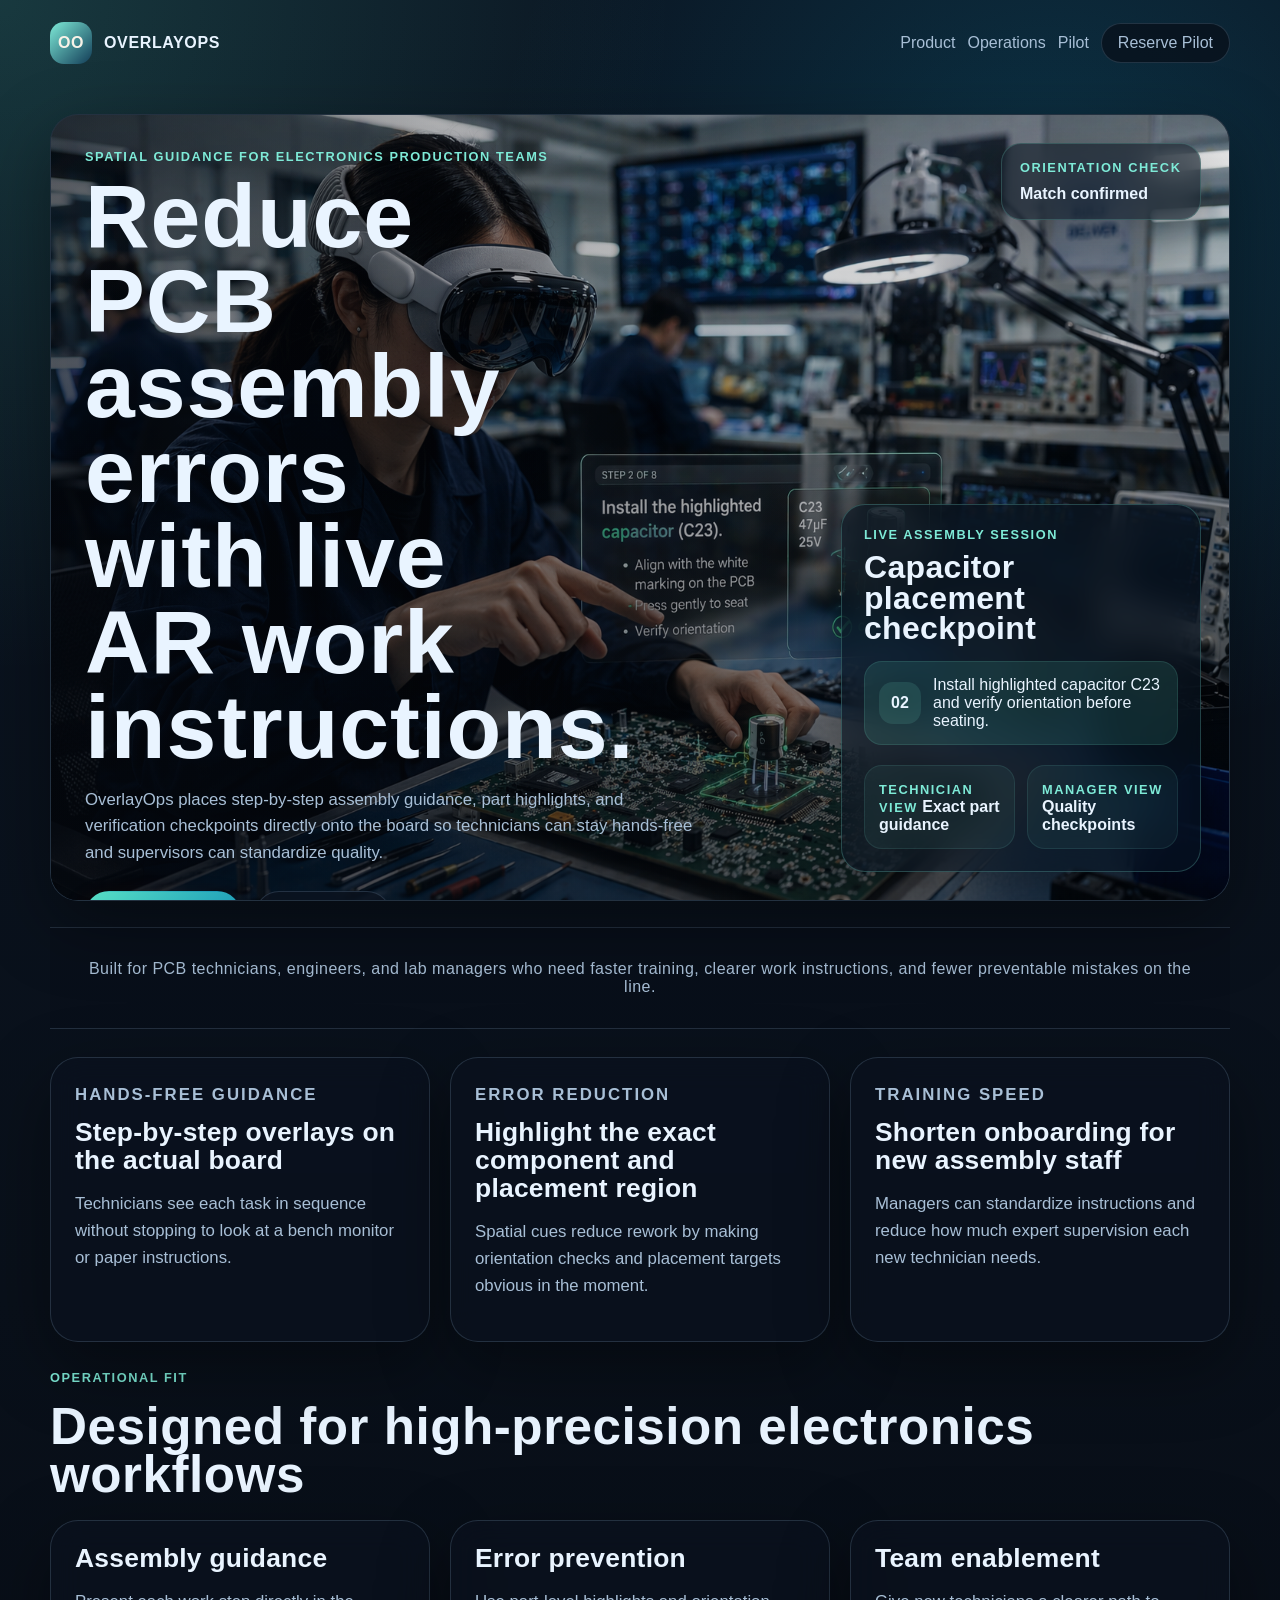
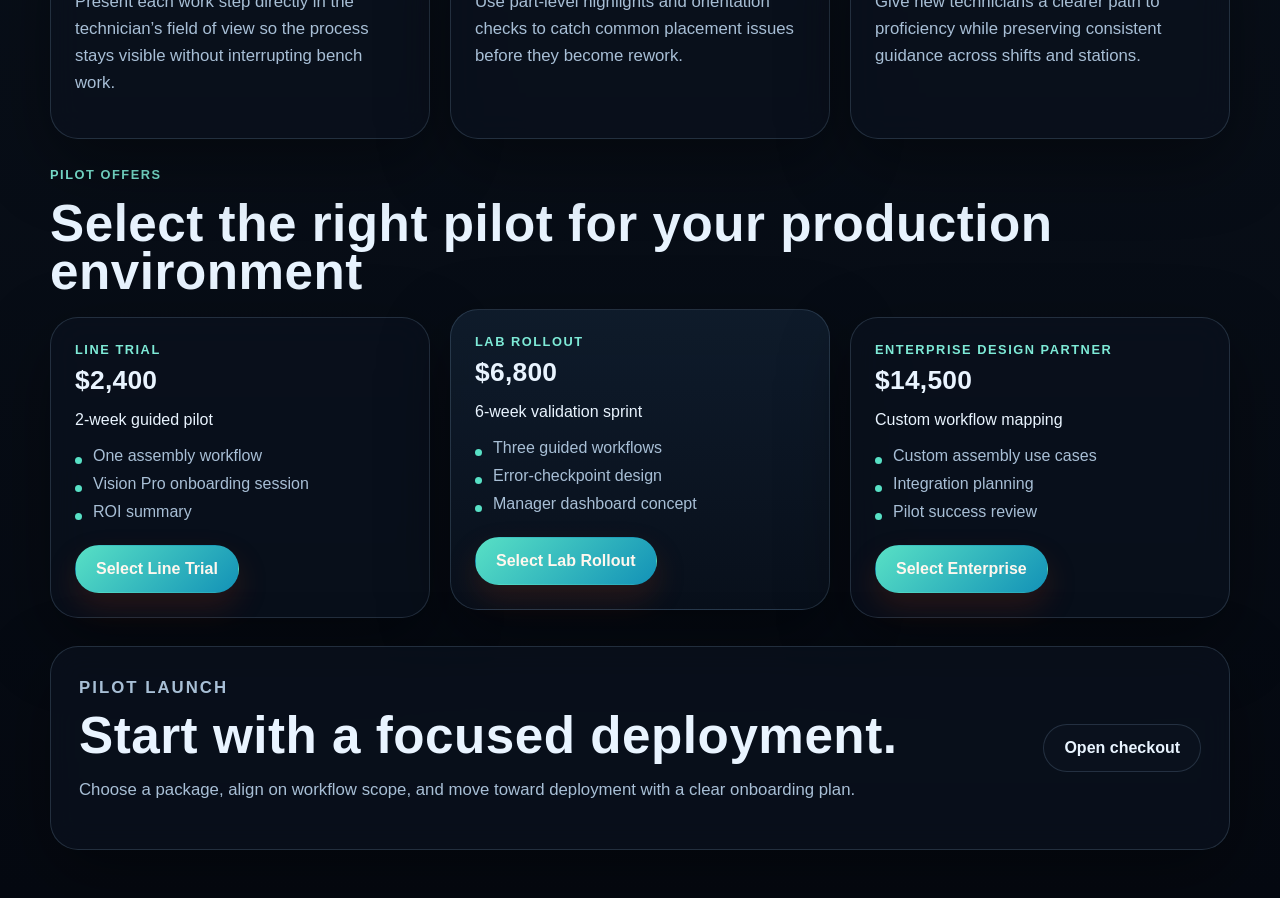
<file: index.html>
<!DOCTYPE html>
<html lang="en">
<head>
  <meta charset="UTF-8">
  <meta name="viewport" content="width=device-width, initial-scale=1.0">
  <title>OverlayOps | Vision Pro Assembly Guidance</title>
  <link rel="icon" type="image/svg+xml" href="favicon.svg">
  <link rel="stylesheet" href="styles.css">
</head>
<body data-page="landing">
  <div class="site-shell">
    <header class="topbar">
      <a class="brand" href="index.html">
        <span class="brand-mark">OO</span>
        <span>OverlayOps</span>
      </a>
      <nav class="topnav">
        <a href="#product">Product</a>
        <a href="#operations">Operations</a>
        <a href="#pricing">Pilot</a>
        <a class="nav-cta" href="checkout.html">Reserve Pilot</a>
      </nav>
    </header>

    <main>
      <section class="hero">
        <div class="hero-card">
          <img class="hero-photo" src="Focused on the future of electronics.png" alt="Technician using Apple Vision Pro while assembling a circuit board in a lab">
          <div class="hero-copy">
            <p class="eyebrow">Spatial guidance for electronics production teams</p>
            <h1>Reduce PCB assembly errors with live AR work instructions.</h1>
            <p class="hero-text">
              OverlayOps places step-by-step assembly guidance, part highlights, and verification checkpoints directly onto the board so technicians can stay hands-free and supervisors can standardize quality.
            </p>
            <div class="hero-actions">
              <a class="button button-primary" href="#pricing">Reserve a pilot</a>
              <a class="button button-secondary" href="checkout.html">View pricing</a>
            </div>
            <ul class="hero-metrics">
              <li><strong>PCB assembly</strong><span>Board-level visual guidance</span></li>
              <li><strong>QA checks</strong><span>Real-time orientation confirmation</span></li>
              <li><strong>Training</strong><span>Faster onboarding for new technicians</span></li>
            </ul>
          </div>
          <div class="floating-panel">
            <p class="panel-label">Live assembly session</p>
            <h2>Capacitor placement checkpoint</h2>
            <div class="task-list">
              <div class="task active">
                <span>02</span>
                <p>Install highlighted capacitor C23 and verify orientation before seating.</p>
              </div>
            </div>
            <div class="status-strip">
              <div>
                <span class="status-title">Technician view</span>
                <strong>Exact part guidance</strong>
              </div>
              <div>
                <span class="status-title">Manager view</span>
                <strong>Quality checkpoints</strong>
              </div>
            </div>
          </div>
          <div class="hero-badge">
            <p class="panel-label">Orientation check</p>
            <strong>Match confirmed</strong>
          </div>
        </div>
      </section>

      <section class="proof-band" id="product">
        <p>Built for PCB technicians, engineers, and lab managers who need faster training, clearer work instructions, and fewer preventable mistakes on the line.</p>
      </section>

      <section class="feature-grid">
        <article class="feature-card">
          <p class="card-kicker">Hands-free guidance</p>
          <h3>Step-by-step overlays on the actual board</h3>
          <p>Technicians see each task in sequence without stopping to look at a bench monitor or paper instructions.</p>
        </article>
        <article class="feature-card">
          <p class="card-kicker">Error reduction</p>
          <h3>Highlight the exact component and placement region</h3>
          <p>Spatial cues reduce rework by making orientation checks and placement targets obvious in the moment.</p>
        </article>
        <article class="feature-card">
          <p class="card-kicker">Training speed</p>
          <h3>Shorten onboarding for new assembly staff</h3>
          <p>Managers can standardize instructions and reduce how much expert supervision each new technician needs.</p>
        </article>
      </section>

      <section class="story-section" id="operations">
        <div class="section-heading">
          <p class="eyebrow">Operational fit</p>
          <h2>Designed for high-precision electronics workflows</h2>
        </div>
        <div class="insight-grid">
          <article class="insight-card">
            <h3>Assembly guidance</h3>
            <p>Present each work step directly in the technician’s field of view so the process stays visible without interrupting bench work.</p>
          </article>
          <article class="insight-card">
            <h3>Error prevention</h3>
            <p>Use part-level highlights and orientation checks to catch common placement issues before they become rework.</p>
          </article>
          <article class="insight-card">
            <h3>Team enablement</h3>
            <p>Give new technicians a clearer path to proficiency while preserving consistent guidance across shifts and stations.</p>
          </article>
        </div>
      </section>

      <section class="pricing-section" id="pricing">
        <div class="section-heading">
          <p class="eyebrow">Pilot offers</p>
          <h2>Select the right pilot for your production environment</h2>
        </div>
        <div class="pricing-grid">
          <article class="pricing-card">
            <p class="plan-name">Line Trial</p>
            <h3>$2,400</h3>
            <p class="plan-meta">2-week guided pilot</p>
            <ul>
              <li>One assembly workflow</li>
              <li>Vision Pro onboarding session</li>
              <li>ROI summary</li>
            </ul>
            <a class="button button-primary select-plan" href="checkout.html" data-plan="Line Trial" data-price="$2,400" data-duration="2-week guided pilot">Select Line Trial</a>
          </article>
          <article class="pricing-card featured">
            <p class="plan-name">Lab Rollout</p>
            <h3>$6,800</h3>
            <p class="plan-meta">6-week validation sprint</p>
            <ul>
              <li>Three guided workflows</li>
              <li>Error-checkpoint design</li>
              <li>Manager dashboard concept</li>
            </ul>
            <a class="button button-primary select-plan" href="checkout.html" data-plan="Lab Rollout" data-price="$6,800" data-duration="6-week validation sprint">Select Lab Rollout</a>
          </article>
          <article class="pricing-card">
            <p class="plan-name">Enterprise Design Partner</p>
            <h3>$14,500</h3>
            <p class="plan-meta">Custom workflow mapping</p>
            <ul>
              <li>Custom assembly use cases</li>
              <li>Integration planning</li>
              <li>Pilot success review</li>
            </ul>
            <a class="button button-primary select-plan" href="checkout.html" data-plan="Enterprise Design Partner" data-price="$14,500" data-duration="Custom workflow mapping">Select Enterprise</a>
          </article>
        </div>
      </section>

      <section class="cta-section">
        <div>
          <p class="eyebrow">Pilot launch</p>
          <h2>Start with a focused deployment.</h2>
          <p>Choose a package, align on workflow scope, and move toward deployment with a clear onboarding plan.</p>
        </div>
        <a class="button button-secondary" href="checkout.html">Open checkout</a>
      </section>
    </main>
  </div>

  <script src="script.js"></script>
</body>
</html>
</file>
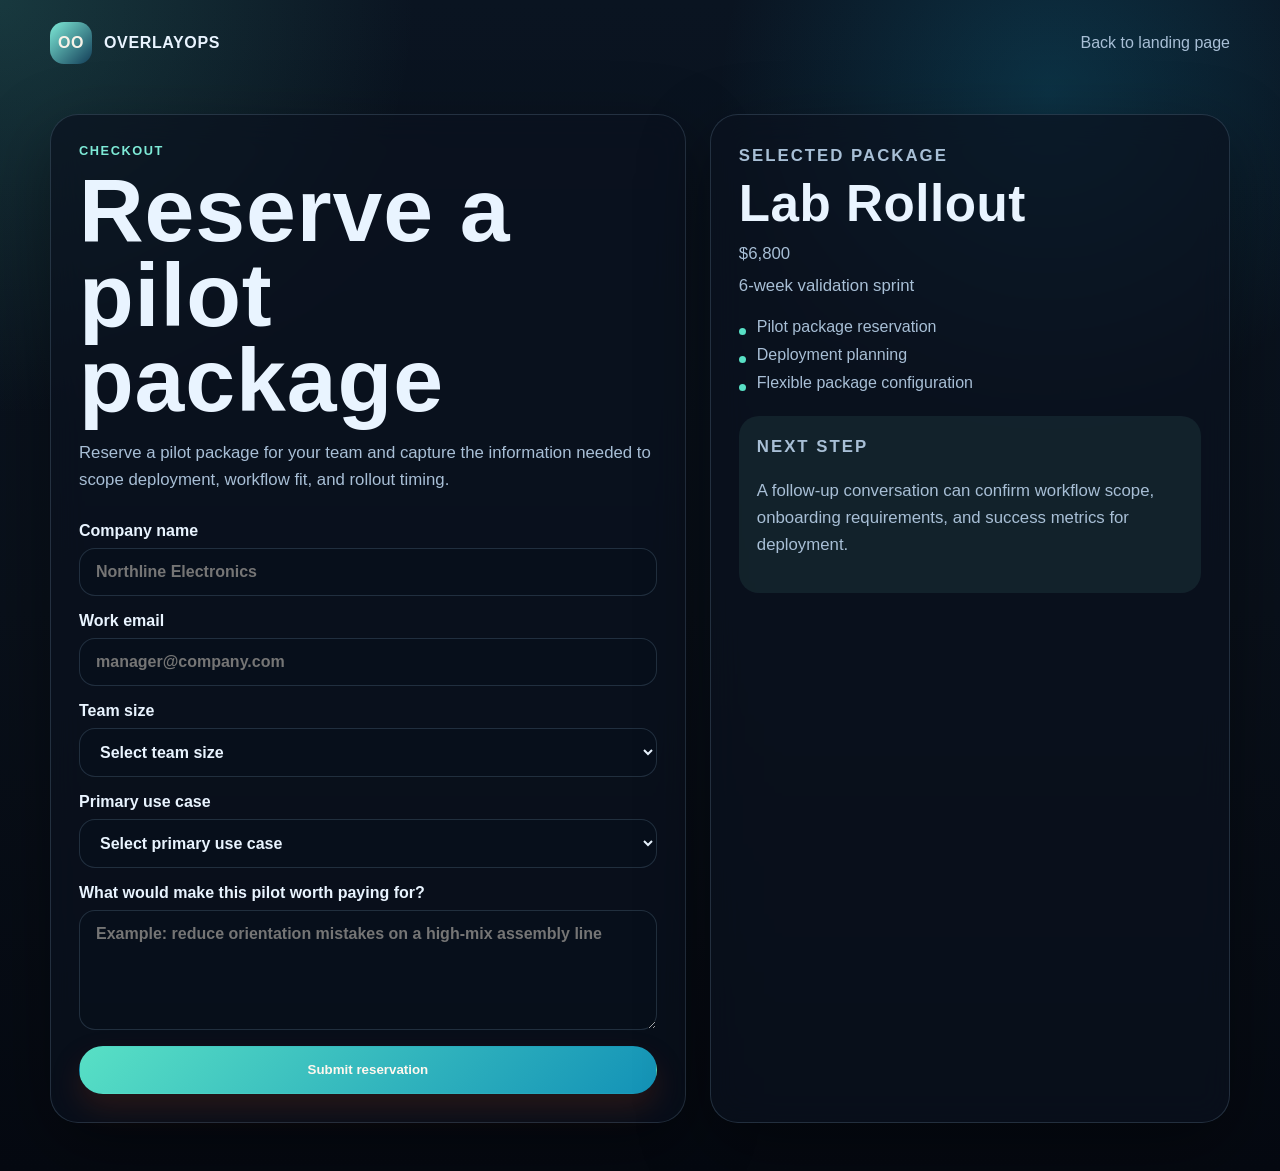
<file: checkout.html>
<!DOCTYPE html>
<html lang="en">
<head>
  <meta charset="UTF-8">
  <meta name="viewport" content="width=device-width, initial-scale=1.0">
  <title>OverlayOps | Checkout</title>
  <link rel="icon" type="image/svg+xml" href="favicon.svg">
  <link rel="stylesheet" href="styles.css">
</head>
<body data-page="checkout">
  <div class="site-shell checkout-shell">
    <header class="topbar">
      <a class="brand" href="index.html">
        <span class="brand-mark">OO</span>
        <span>OverlayOps</span>
      </a>
      <nav class="topnav">
        <a href="index.html">Back to landing page</a>
      </nav>
    </header>

    <main class="checkout-layout">
      <section class="checkout-main">
        <p class="eyebrow">Checkout</p>
        <h1>Reserve a pilot package</h1>
        <p class="checkout-intro">
          Reserve a pilot package for your team and capture the information needed to scope deployment, workflow fit, and rollout timing.
        </p>

        <form class="checkout-form" id="checkout-form">
          <label>
            Company name
            <input type="text" name="company" placeholder="Northline Electronics" required>
          </label>
          <label>
            Work email
            <input type="email" name="email" placeholder="manager@company.com" required>
          </label>
          <label>
            Team size
            <select name="teamSize" required>
              <option value="">Select team size</option>
              <option>1-5 technicians</option>
              <option>6-20 technicians</option>
              <option>21-50 technicians</option>
              <option>50+ technicians</option>
            </select>
          </label>
          <label>
            Primary use case
            <select name="useCase" required>
              <option value="">Select primary use case</option>
              <option>PCB assembly guidance</option>
              <option>Technician training</option>
              <option>Quality assurance checks</option>
              <option>Mixed lab operations</option>
            </select>
          </label>
          <label>
            What would make this pilot worth paying for?
            <textarea name="success" rows="5" placeholder="Example: reduce orientation mistakes on a high-mix assembly line"></textarea>
          </label>
          <button class="button button-primary button-wide" type="submit">Submit reservation</button>
        </form>

        <div class="confirmation-card" id="confirmation-card" hidden>
          <p class="eyebrow">Reservation captured</p>
          <h2>Reservation received</h2>
          <p id="confirmation-copy"></p>
          <a class="button button-secondary" href="index.html">Return to landing page</a>
        </div>
      </section>

      <aside class="order-panel">
        <p class="panel-label">Selected package</p>
        <h2 id="selected-plan">Lab Rollout</h2>
        <p class="order-price" id="selected-price">$6,800</p>
        <p class="order-duration" id="selected-duration">6-week validation sprint</p>
        <ul class="order-details">
          <li>Pilot package reservation</li>
          <li>Deployment planning</li>
          <li>Flexible package configuration</li>
        </ul>
        <div class="next-step-note">
          <p class="panel-label">Next step</p>
          <p>A follow-up conversation can confirm workflow scope, onboarding requirements, and success metrics for deployment.</p>
        </div>
      </aside>
    </main>
  </div>

  <script src="script.js"></script>
</body>
</html>
</file>
<file: styles.css>
:root {
  --bg: #08111c;
  --paper: rgba(10, 18, 31, 0.7);
  --paper-strong: rgba(14, 25, 40, 0.88);
  --ink: #e9f4ff;
  --muted: #a8bfd6;
  --line: rgba(154, 195, 226, 0.18);
  --accent: #58e0c5;
  --accent-dark: #1392b7;
  --teal: #7eead7;
  --shadow: 0 24px 70px rgba(0, 0, 0, 0.38);
  --display: "Bahnschrift", "Segoe UI", sans-serif;
  --body: "Aptos", "Segoe UI", sans-serif;
}

* {
  box-sizing: border-box;
}

html {
  scroll-behavior: smooth;
}

body {
  margin: 0;
  color: var(--ink);
  font-family: var(--body);
  background:
    radial-gradient(circle at top left, rgba(88, 224, 197, 0.18), transparent 24%),
    radial-gradient(circle at 82% 8%, rgba(19, 146, 183, 0.24), transparent 22%),
    linear-gradient(180deg, #0a1421 0%, #09101a 52%, #050911 100%);
}

a {
  color: inherit;
  text-decoration: none;
}

.site-shell {
  width: min(1180px, calc(100% - 32px));
  margin: 0 auto;
  padding-bottom: 48px;
}

.topbar {
  display: flex;
  align-items: center;
  justify-content: space-between;
  padding: 22px 0;
}

.brand {
  display: inline-flex;
  align-items: center;
  gap: 12px;
  font-weight: 700;
  letter-spacing: 0.04em;
  text-transform: uppercase;
}

.brand-mark {
  display: grid;
  place-items: center;
  width: 42px;
  height: 42px;
  border-radius: 14px;
  background: linear-gradient(135deg, var(--teal), #123c57);
  color: #f8f2e8;
}

.topnav {
  display: flex;
  gap: 12px;
  align-items: center;
  flex-wrap: wrap;
}

.topnav a {
  color: var(--muted);
}

.nav-cta {
  padding: 10px 16px;
  border-radius: 999px;
  border: 1px solid var(--line);
  background: rgba(7, 14, 24, 0.72);
}

.hero,
.story-section,
.pricing-section,
.cta-section,
.checkout-layout {
  margin-top: 28px;
}

.hero {
  display: block;
}

.eyebrow,
.panel-label,
.card-kicker,
.plan-name,
.status-title {
  margin: 0 0 10px;
  color: var(--teal);
  font-size: 0.8rem;
  font-weight: 700;
  letter-spacing: 0.12em;
  text-transform: uppercase;
}

h1,
h2,
h3 {
  margin: 0;
  font-family: var(--display);
  font-weight: 600;
  line-height: 0.95;
  letter-spacing: 0.01em;
}

h1 {
  font-size: clamp(3rem, 7vw, 5.9rem);
  max-width: 9ch;
}

h2 {
  font-size: clamp(2rem, 4vw, 3.4rem);
}

h3 {
  font-size: 1.65rem;
  line-height: 1.05;
}

.hero-text,
.checkout-intro,
.feature-card p,
.insight-card p,
.cta-section p,
.order-panel p,
.confirmation-card p {
  color: var(--muted);
  font-size: 1.05rem;
  line-height: 1.6;
}

.hero-actions {
  display: flex;
  gap: 14px;
  flex-wrap: wrap;
  margin: 24px 0;
}

.button {
  display: inline-flex;
  justify-content: center;
  align-items: center;
  gap: 8px;
  min-height: 48px;
  padding: 12px 20px;
  border-radius: 999px;
  border: 1px solid transparent;
  font-weight: 700;
  transition: transform 180ms ease, box-shadow 180ms ease, background 180ms ease;
}

.button:hover {
  transform: translateY(-2px);
}

.button-primary {
  background: linear-gradient(135deg, var(--accent), var(--accent-dark));
  color: #fff7ee;
  box-shadow: 0 14px 30px rgba(155, 53, 16, 0.22);
}

.button-secondary {
  border-color: var(--line);
  background: rgba(11, 19, 31, 0.82);
  color: var(--ink);
}

.button-wide {
  width: 100%;
}

.hero-metrics,
.order-details,
.pricing-card ul {
  list-style: none;
  padding: 0;
  margin: 0;
}

.hero-metrics {
  display: flex;
  gap: 18px;
  flex-wrap: wrap;
  max-width: 760px;
}

.hero-metrics li {
  min-width: 180px;
  padding: 14px 16px;
  border: 1px solid var(--line);
  border-radius: 18px;
  background: rgba(8, 18, 31, 0.72);
  backdrop-filter: blur(14px);
}

.hero-metrics strong {
  display: block;
  font-size: 1rem;
  font-family: var(--body);
  letter-spacing: 0.08em;
  text-transform: uppercase;
}

.hero-metrics span {
  color: var(--muted);
  font-size: 0.95rem;
}

.hero-card,
.feature-card,
.insight-card,
.pricing-card,
.cta-section,
.checkout-main,
.order-panel,
.confirmation-card {
  border: 1px solid var(--line);
  border-radius: 28px;
  background: var(--paper);
  box-shadow: var(--shadow);
  backdrop-filter: blur(16px);
}

.hero-card {
  position: relative;
  min-height: 760px;
  overflow: hidden;
  background: #08111c;
}

.hero-card::after {
  content: "";
  position: absolute;
  inset: 0;
  background:
    linear-gradient(180deg, rgba(4, 8, 15, 0.08), rgba(4, 8, 15, 0.54)),
    linear-gradient(90deg, rgba(4, 8, 15, 0.58), rgba(4, 8, 15, 0.18) 40%, transparent 66%);
  pointer-events: none;
}

.hero-photo {
  width: 100%;
  height: 100%;
  min-height: 760px;
  object-fit: cover;
  object-position: center center;
  display: block;
}

.hero-copy {
  position: absolute;
  left: 34px;
  top: 34px;
  z-index: 1;
  width: min(52%, 640px);
}

.floating-panel {
  position: absolute;
  left: auto;
  right: 28px;
  bottom: 28px;
  width: min(34%, 360px);
  padding: 22px;
  border-radius: 24px;
  border: 1px solid rgba(126, 234, 215, 0.24);
  background: rgba(8, 19, 31, 0.62);
  box-shadow: 0 18px 40px rgba(0, 0, 0, 0.28);
  backdrop-filter: blur(18px);
  z-index: 1;
}

.floating-panel h2 {
  font-size: 2rem;
  margin-bottom: 18px;
}

.hero-badge {
  position: absolute;
  right: 28px;
  top: 28px;
  min-width: 200px;
  padding: 16px 18px;
  border: 1px solid rgba(126, 234, 215, 0.2);
  border-radius: 20px;
  background: rgba(8, 19, 31, 0.58);
  box-shadow: 0 18px 40px rgba(0, 0, 0, 0.24);
  backdrop-filter: blur(14px);
  z-index: 1;
}

.task-list {
  display: grid;
  gap: 12px;
}

.task {
  display: grid;
  grid-template-columns: 42px 1fr;
  gap: 12px;
  align-items: center;
  padding: 14px;
  border-radius: 18px;
  background: rgba(126, 234, 215, 0.08);
  border: 1px solid rgba(126, 234, 215, 0.12);
}

.task span {
  display: grid;
  place-items: center;
  width: 42px;
  height: 42px;
  border-radius: 14px;
  background: rgba(126, 234, 215, 0.12);
  font-weight: 700;
}

.task p {
  margin: 0;
}

.task.active {
  background: rgba(88, 224, 197, 0.12);
}

.status-strip {
  display: grid;
  grid-template-columns: repeat(2, 1fr);
  gap: 12px;
  margin-top: 20px;
}

.status-strip div {
  padding: 14px;
  border-radius: 18px;
  background: rgba(126, 234, 215, 0.06);
  border: 1px solid rgba(126, 234, 215, 0.1);
}

.proof-band {
  margin-top: 26px;
  padding: 16px 22px;
  border-top: 1px solid var(--line);
  border-bottom: 1px solid var(--line);
  color: var(--muted);
  text-align: center;
  letter-spacing: 0.03em;
  background: rgba(7, 13, 23, 0.44);
}

.feature-grid,
.insight-grid,
.pricing-grid {
  display: grid;
  gap: 20px;
}

.feature-grid {
  grid-template-columns: repeat(3, 1fr);
  margin-top: 28px;
}

.feature-card,
.insight-card,
.pricing-card {
  padding: 24px;
}

.section-heading {
  display: grid;
  gap: 8px;
  margin-bottom: 20px;
}

.insight-grid,
.pricing-grid {
  grid-template-columns: repeat(3, 1fr);
}

.pricing-card ul,
.order-details {
  display: grid;
  gap: 10px;
  margin: 18px 0 24px;
  color: var(--muted);
}

.pricing-card li,
.order-details li {
  position: relative;
  padding-left: 18px;
}

.pricing-card li::before,
.order-details li::before {
  content: "";
  position: absolute;
  left: 0;
  top: 10px;
  width: 7px;
  height: 7px;
  border-radius: 999px;
  background: var(--accent);
}

.featured {
  transform: translateY(-8px);
  background: linear-gradient(180deg, rgba(15, 28, 44, 0.96), rgba(9, 17, 28, 0.92));
}

.cta-section {
  display: flex;
  justify-content: space-between;
  gap: 20px;
  align-items: center;
  padding: 28px;
}

.checkout-layout {
  display: grid;
  grid-template-columns: 1.1fr 0.9fr;
  gap: 24px;
}

.checkout-main,
.order-panel {
  padding: 28px;
}

.checkout-form {
  display: grid;
  gap: 16px;
  margin-top: 28px;
}

.checkout-form label {
  display: grid;
  gap: 8px;
  font-weight: 700;
}

.checkout-form input,
.checkout-form select,
.checkout-form textarea {
  width: 100%;
  padding: 14px 16px;
  border: 1px solid var(--line);
  border-radius: 16px;
  background: rgba(8, 17, 28, 0.84);
  color: var(--ink);
  font: inherit;
}

.checkout-form input:focus,
.checkout-form select:focus,
.checkout-form textarea:focus {
  outline: 2px solid rgba(13, 106, 110, 0.22);
  border-color: rgba(13, 106, 110, 0.45);
}

.order-price {
  margin: 12px 0 6px;
  font-size: 3rem;
  font-family: var(--display);
  color: var(--accent-dark);
}

.order-duration {
  margin-top: 0;
}

.next-step-note {
  padding: 18px;
  border-radius: 20px;
  background: rgba(126, 234, 215, 0.08);
}

.confirmation-card {
  margin-top: 24px;
  padding: 24px;
}

@media (max-width: 980px) {
  .checkout-layout,
  .feature-grid,
  .insight-grid,
  .pricing-grid {
    grid-template-columns: 1fr;
  }

  .featured {
    transform: none;
  }

  .cta-section {
    flex-direction: column;
    align-items: flex-start;
  }

  .hero-card {
    min-height: 760px;
  }

  .hero-photo {
    min-height: 760px;
  }

  .hero-copy {
    width: calc(100% - 56px);
  }

  .floating-panel {
    width: min(42%, 340px);
  }
}

@media (max-width: 640px) {
  .site-shell {
    width: min(100% - 20px, 1180px);
  }

  .topbar {
    align-items: flex-start;
    flex-direction: column;
    gap: 14px;
  }

  .hero-metrics {
    flex-direction: column;
  }

  .status-strip {
    grid-template-columns: 1fr;
  }

  .hero-card,
  .hero-photo {
    min-height: 860px;
  }

  .hero-copy {
    position: absolute;
    left: 18px;
    top: 18px;
    width: calc(100% - 36px);
  }

  .floating-panel {
    left: 18px;
    right: 18px;
    bottom: 18px;
    width: auto;
  }

  .hero-badge {
    right: 18px;
    top: auto;
    bottom: 250px;
    min-width: 160px;
  }
}
</file>
